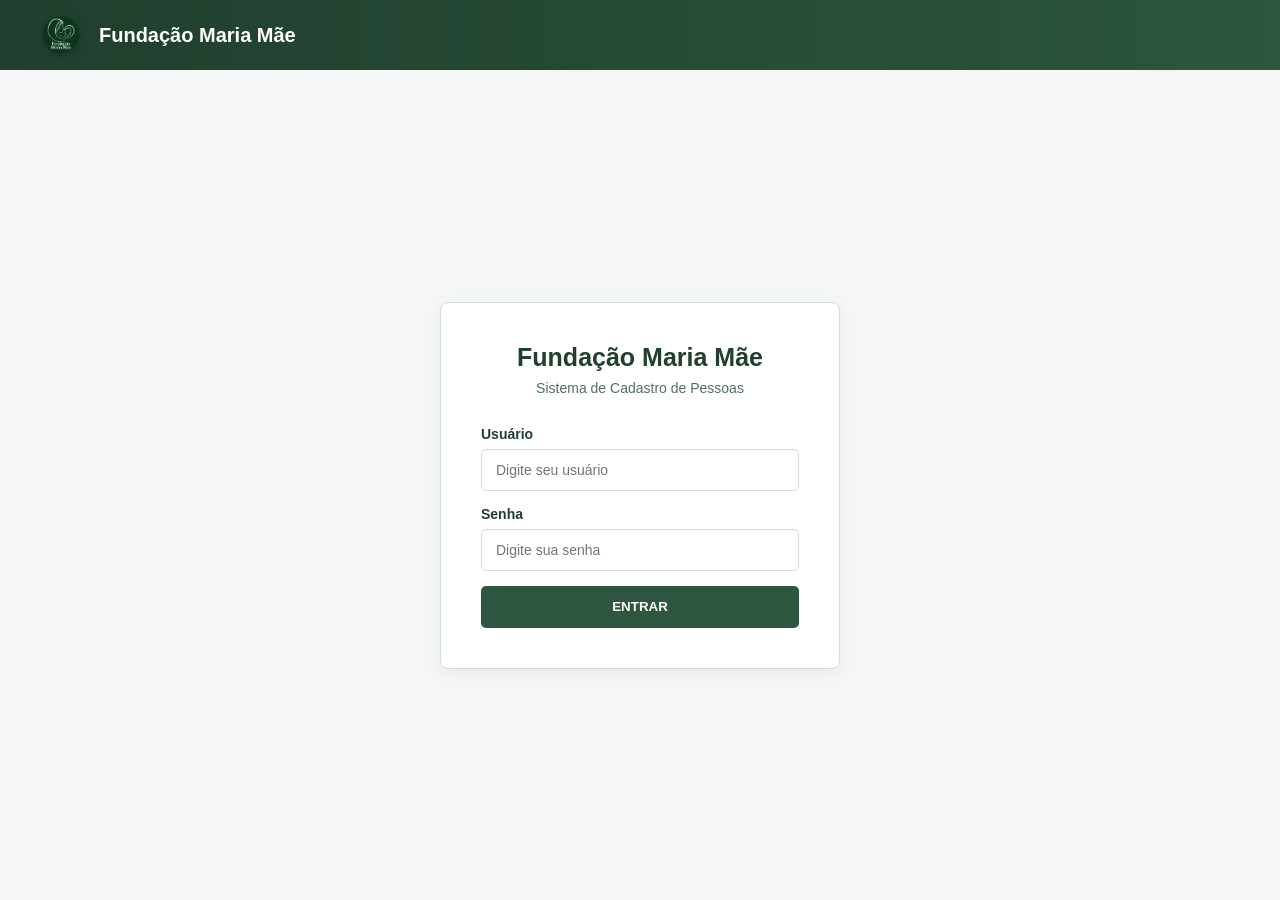
<file: integracap-hikcentral/FrontEnd/index.html>
<!DOCTYPE html>
<html lang="pt-BR">
<head>
    <meta charset="UTF-8">
    <meta name="viewport" content="width=device-width, initial-scale=1.0">
    <title>Login - Fundação Maria Mãe</title>
    <link rel="stylesheet" href="style.css">
</head>
<body>

    <header class="topo">
        <div class="logo-area">
            <img src="logo.jpeg" alt="Logo Fundação Maria Mãe" class="logo-img">
            <span>Fundação Maria Mãe</span>
        </div>
    </header>

    <main class="login-container">
        <div class="login-card">
            <h1>Fundação Maria Mãe</h1>
            <p class="subtitulo">Sistema de Cadastro de Pessoas</p>

            <form id="loginForm">
                <div class="campo">
                    <label for="usuario">Usuário</label>
                    <input type="text" id="usuario" placeholder="Digite seu usuário">
                </div>

                <div class="campo">
                    <label for="senha">Senha</label>
                    <input type="password" id="senha" placeholder="Digite sua senha">
                </div>

                <button type="submit" class="botao-principal">ENTRAR</button>
            </form>
        </div>
    </main>

    <script src="script.js"></script>
</body>
</html>
</file>
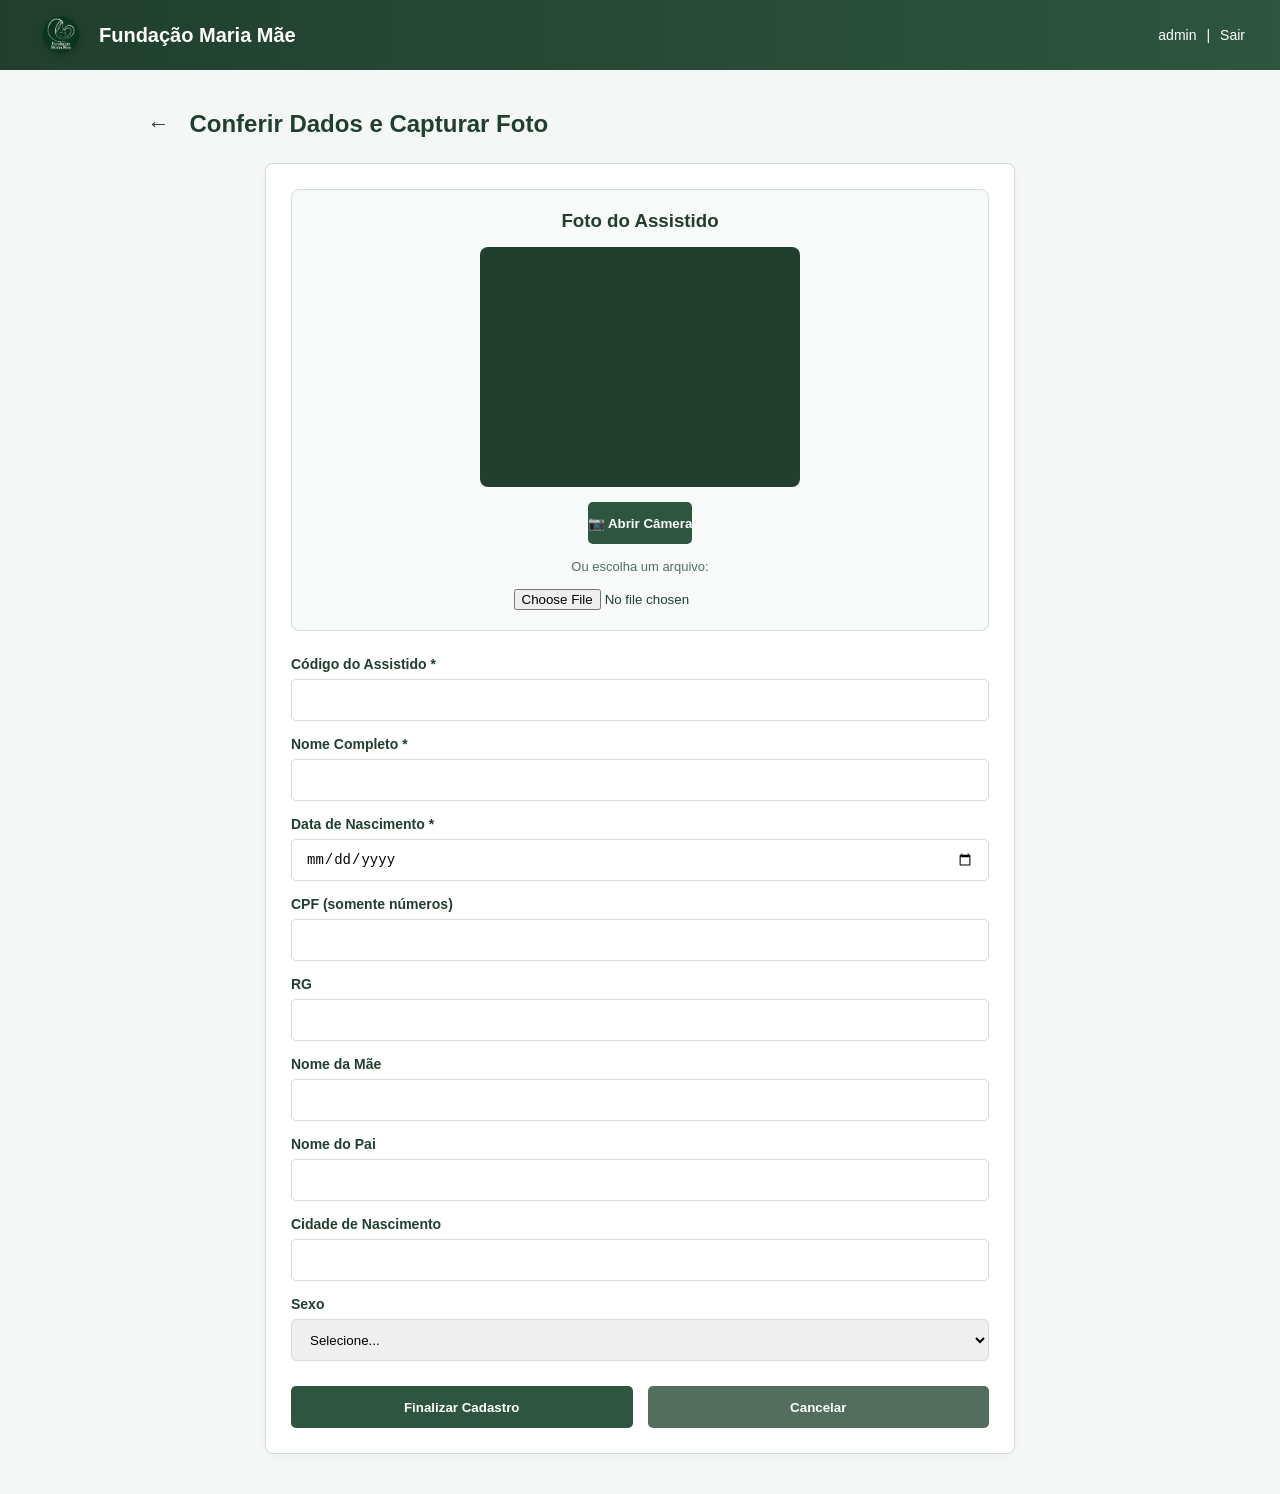
<file: integracap-hikcentral/FrontEnd/confirmar-dados.html>
<!DOCTYPE html>
<html lang="pt-BR">
<head>
    <meta charset="UTF-8">
    <meta name="viewport" content="width=device-width, initial-scale=1.0">
    <title>Conferir Dados e Capturar Foto - Fundação Maria Mãe</title>
    <link rel="stylesheet" href="style.css">
    <style>
        .container-captura {
            display: flex;
            flex-direction: column;
            align-items: center;
            gap: 15px;
            margin-bottom: 25px;
            background: #f8faf9;
            padding: 20px;
            border-radius: 8px;
            border: 1px solid var(--cor-borda);
        }
        #video-webcam, #foto-canvas-preview {
            width: 100%;
            max-width: 320px;
            height: 240px;
            background-color: #203f2e;
            border-radius: 8px;
            object-fit: cover;
        }
        .botoes-camera {
            display: flex;
            gap: 10px;
            flex-wrap: wrap;
            justify-content: center;
        }
    </style>
</head>
<body>

    <header class="topo">
        <div class="logo-area">
            <img src="logo.jpeg" alt="Logo Fundação Maria Mãe" class="logo-img">
            <span>Fundação Maria Mãe</span>
        </div>
        <div class="usuario-area">
            <span>admin</span>
            <span>|</span>
            <button onclick="sair()">Sair</button>
        </div>
    </header>

    <main class="page-container">
        <div class="titulo-pagina">
            <button class="btn-voltar" onclick="window.location.href='novo-cadastro.html'" title="Voltar">←</button>
            <h1>Conferir Dados e Capturar Foto</h1>
        </div>

        <div class="card-painel" style="max-width: 750px; margin: 0 auto;">
            
            <!-- CAPTURA DA FOTO DO ASSISTIDO -->
            <div class="container-captura">
                <h3>Foto do Assistido</h3>
                <video id="video-webcam" autoplay playsinline></video>
                <canvas id="foto-canvas" style="display:none;"></canvas>
                <img id="foto-preview" style="display:none;" class="foto-previa" alt="Foto capturada">

                <div class="botoes-camera">
                    <button type="button" id="btn-iniciar-cam" class="botao-principal" onclick="iniciarCamera()" style="width: auto;">📷 Abrir Câmera</button>
                    <button type="button" id="btn-tirar-foto" class="botao-principal" onclick="capturarFoto()" style="width: auto; display:none;">📸 Tirar Foto</button>
                    <button type="button" id="btn-recapturar" class="botao-principal botao-secundario" onclick="recapturarFoto()" style="width: auto; display:none;">🔄 Nova Foto</button>
                </div>
                
                <div style="font-size: 13px; color: var(--cor-texto-suave);">Ou escolha um arquivo:</div>
                <input type="file" id="arquivo-foto" accept="image/*" onchange="carregarFotoArquivo(event)">
            </div>

            <!-- FORMULÁRIO DE CONFERÊNCIA -->
            <form id="formConfirmarCadastro">
                <div class="campo">
                    <label for="conf-codigo">Código do Assistido *</label>
                    <input type="text" id="conf-codigo" required>
                </div>

                <div class="campo">
                    <label for="conf-nome">Nome Completo *</label>
                    <input type="text" id="conf-nome" required>
                </div>

                <div class="campo">
                    <label for="conf-nascimento">Data de Nascimento *</label>
                    <input type="date" id="conf-nascimento" required>
                </div>

                <div class="campo">
                    <label for="conf-cpf">CPF (somente números)</label>
                    <input type="text" id="conf-cpf" maxlength="11">
                </div>

                <div class="campo">
                    <label for="conf-rg">RG</label>
                    <input type="text" id="conf-rg">
                </div>

                <div class="campo">
                    <label for="conf-mae">Nome da Mãe</label>
                    <input type="text" id="conf-mae">
                </div>

                <div class="campo">
                    <label for="conf-pai">Nome do Pai</label>
                    <input type="text" id="conf-pai">
                </div>

                <div class="campo">
                    <label for="conf-cidade">Cidade de Nascimento</label>
                    <input type="text" id="conf-cidade">
                </div>

                <div class="campo">
                    <label for="conf-sexo">Sexo</label>
                    <select id="conf-sexo" style="width: 100%; height: 42px; padding: 0 14px; border: 1px solid var(--cor-borda); border-radius: 5px;">
                        <option value="">Selecione...</option>
                        <option value="MASCULINO">Masculino</option>
                        <option value="FEMININO">Feminino</option>
                    </select>
                </div>

                <div style="display: flex; gap: 15px; margin-top: 25px;">
                    <button type="submit" class="botao-principal">Finalizar Cadastro</button>
                    <button type="button" class="botao-principal" onclick="window.location.href='novo-cadastro.html'" style="background-color: var(--cor-texto-suave);">Cancelar</button>
                </div>
            </form>
        </div>
    </main>

    <script src="script.js"></script>
    <script>
        let streamCamera = null;
        let fotoCapturadaBase64 = null;

        document.addEventListener("DOMContentLoaded", () => {
            const dadosSalvos = sessionStorage.getItem("dadosAssistidoTemp");
            if (dadosSalvos) {
                const dados = JSON.parse(dadosSalvos);
                document.getElementById("conf-codigo").value = dados.codigoAssistido || "";
                document.getElementById("conf-nome").value = dados.nome || "";
                document.getElementById("conf-nascimento").value = dados.dataNascimento || "";
                document.getElementById("conf-cpf").value = dados.cpf || "";
                document.getElementById("conf-rg").value = dados.rg || "";
                document.getElementById("conf-mae").value = dados.nomeMae || "";
                document.getElementById("conf-pai").value = dados.nomePai || "";
                document.getElementById("conf-cidade").value = dados.cidadeNascimento || "";
                document.getElementById("conf-sexo").value = dados.sexo || "";
            }
        });

        async function iniciarCamera() {
            try {
                streamCamera = await navigator.mediaDevices.getUserMedia({ video: true });
                const video = document.getElementById("video-webcam");
                video.srcObject = streamCamera;
                video.style.display = "block";
                document.getElementById("foto-preview").style.display = "none";
                document.getElementById("btn-iniciar-cam").style.display = "none";
                document.getElementById("btn-tirar-foto").style.display = "inline-flex";
            } catch (err) {
                alert("Não foi possível acessar a câmera do dispositivo.");
            }
        }

        function capturarFoto() {
            const video = document.getElementById("video-webcam");
            const canvas = document.getElementById("foto-canvas");
            const preview = document.getElementById("foto-preview");

            canvas.width = video.videoWidth || 320;
            canvas.height = video.videoHeight || 240;
            const ctx = canvas.getContext("2d");
            ctx.drawImage(video, 0, 0, canvas.width, canvas.height);

            fotoCapturadaBase64 = canvas.toDataURL("image/jpeg");
            preview.src = fotoCapturadaBase64;
            preview.style.display = "block";
            video.style.display = "none";

            if (streamCamera) {
                streamCamera.getTracks().forEach(track => track.stop());
            }

            document.getElementById("btn-tirar-foto").style.display = "none";
            document.getElementById("btn-recapturar").style.display = "inline-flex";
        }

        function recapturarFoto() {
            fotoCapturadaBase64 = null;
            document.getElementById("btn-recapturar").style.display = "none";
            iniciarCamera();
        }

        function carregarFotoArquivo(event) {
            const file = event.target.files[0];
            if (file) {
                const reader = new FileReader();
                reader.onload = function(e) {
                    fotoCapturadaBase64 = e.target.result;
                    const preview = document.getElementById("foto-preview");
                    preview.src = fotoCapturadaBase64;
                    preview.style.display = "block";
                    document.getElementById("video-webcam").style.display = "none";
                    document.getElementById("btn-iniciar-cam").style.display = "inline-flex";
                    document.getElementById("btn-tirar-foto").style.display = "none";
                    document.getElementById("btn-recapturar").style.display = "none";
                };
                reader.readAsDataURL(file);
            }
        }

        document.getElementById("formConfirmarCadastro").addEventListener("submit", async function(e) {
            e.preventDefault();

            const payload = {
                codigoAssistido: document.getElementById("conf-codigo").value.trim(),
                nome: document.getElementById("conf-nome").value.trim(),
                dataNascimento: document.getElementById("conf-nascimento").value,
                cpf: document.getElementById("conf-cpf").value.trim() || null,
                rg: document.getElementById("conf-rg").value.trim() || null,
                nomeMae: document.getElementById("conf-mae").value.trim() || null,
                nomePai: document.getElementById("conf-pai").value.trim() || null,
                cidadeNascimento: document.getElementById("conf-cidade").value.trim() || null,
                sexo: document.getElementById("conf-sexo").value || null,
                fotoBase64: fotoCapturadaBase64
            };

            try {
                const resposta = await consultarApi(API_URL, {
                    method: "POST",
                    headers: { "Content-Type": "application/json" },
                    body: JSON.stringify(payload)
                });
                const resultado = await resposta.json();
                sessionStorage.removeItem("dadosAssistidoTemp");
                const situacao = resultado.hikCentralSyncMessage
                    ? `\n\nHikCentral (${resultado.hikCentralSyncStatus}): ${resultado.hikCentralSyncMessage}`
                    : "";
                alert(`Assistido cadastrado localmente.${situacao}`);
                window.location.href = "pessoas.html";
            } catch (error) {
                alert(`Erro ao salvar cadastro: ${error.message}`);
            }
        });
    </script>
</body>
</html>
</file>
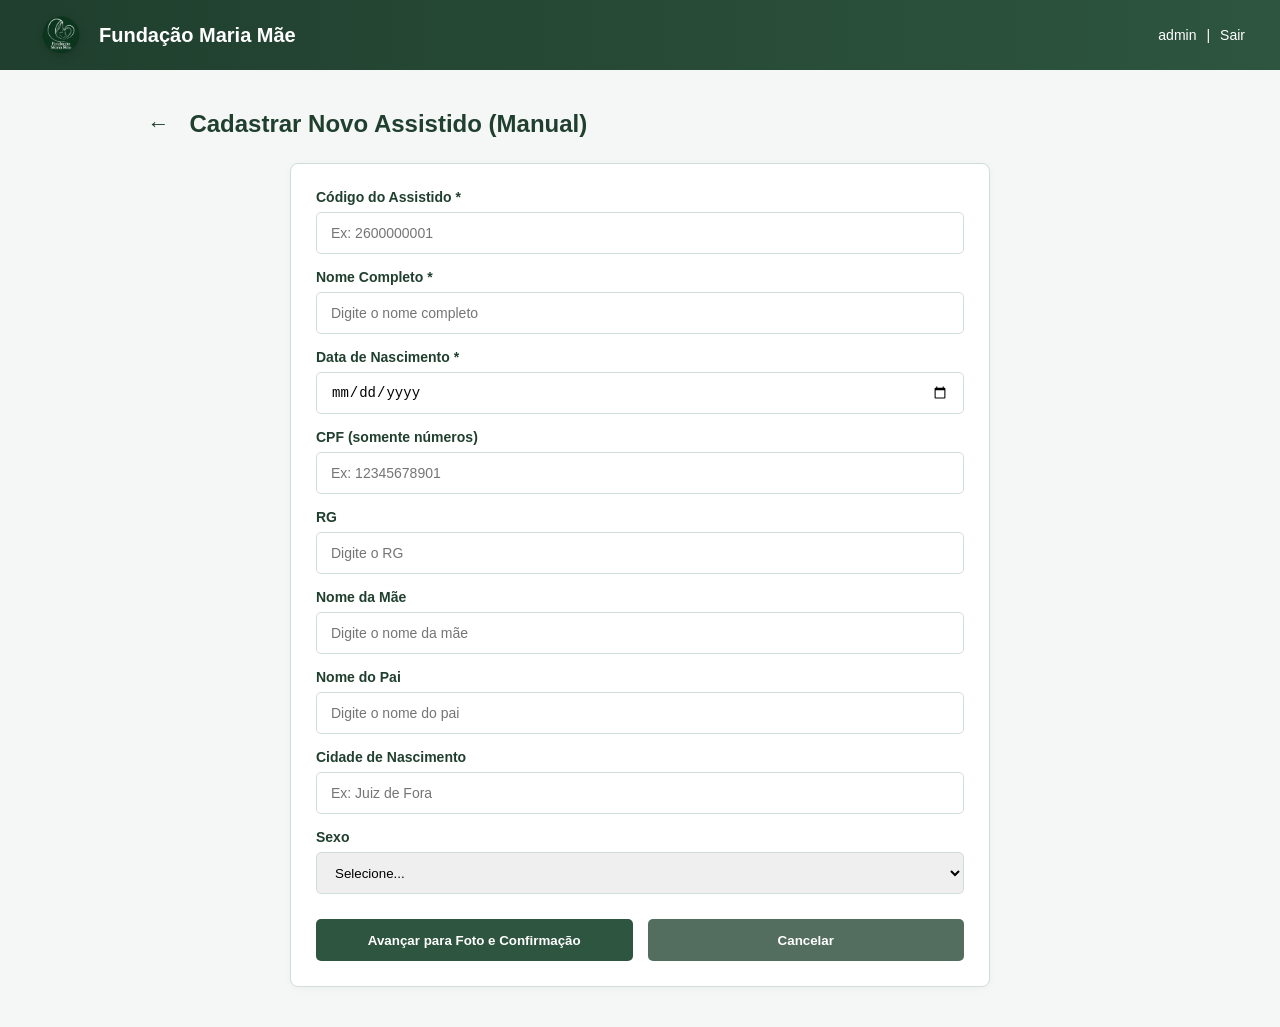
<file: integracap-hikcentral/FrontEnd/formulario-assistido.html>
<!DOCTYPE html>
<html lang="pt-BR">
<head>
    <meta charset="UTF-8">
    <meta name="viewport" content="width=device-width, initial-scale=1.0">
    <title>Cadastro de Assistido - Fundação Maria Mãe</title>
    <link rel="stylesheet" href="style.css">
</head>
<body>

    <header class="topo">
        <div class="logo-area">
            <img src="logo.jpeg" alt="Logo Fundação Maria Mãe" class="logo-img">
            <span>Fundação Maria Mãe</span>
        </div>
        <div class="usuario-area">
            <span>admin</span>
            <span>|</span>
            <button onclick="sair()">Sair</button>
        </div>
    </header>

    <main class="page-container">
        <div class="titulo-pagina">
            <button class="btn-voltar" onclick="window.location.href='novo-cadastro.html'" title="Voltar">←</button>
            <h1>Cadastrar Novo Assistido (Manual)</h1>
        </div>

        <div class="card-painel" style="max-width: 700px; margin: 0 auto;">
            <form id="formNovoAssistido">
                <div class="campo">
                    <label for="cad-codigo">Código do Assistido *</label>
                    <input type="text" id="cad-codigo" placeholder="Ex: 2600000001" required>
                </div>

                <div class="campo">
                    <label for="cad-nome">Nome Completo *</label>
                    <input type="text" id="cad-nome" placeholder="Digite o nome completo" required>
                </div>

                <div class="campo">
                    <label for="cad-nascimento">Data de Nascimento *</label>
                    <input type="date" id="cad-nascimento" required>
                </div>

                <div class="campo">
                    <label for="cad-cpf">CPF (somente números)</label>
                    <input type="text" id="cad-cpf" placeholder="Ex: 12345678901" maxlength="11">
                </div>

                <div class="campo">
                    <label for="cad-rg">RG</label>
                    <input type="text" id="cad-rg" placeholder="Digite o RG">
                </div>

                <div class="campo">
                    <label for="cad-mae">Nome da Mãe</label>
                    <input type="text" id="cad-mae" placeholder="Digite o nome da mãe">
                </div>

                <div class="campo">
                    <label for="cad-pai">Nome do Pai</label>
                    <input type="text" id="cad-pai" placeholder="Digite o nome do pai">
                </div>

                <div class="campo">
                    <label for="cad-cidade">Cidade de Nascimento</label>
                    <input type="text" id="cad-cidade" placeholder="Ex: Juiz de Fora">
                </div>

                <div class="campo">
                    <label for="cad-sexo">Sexo</label>
                    <select id="cad-sexo" style="width: 100%; height: 42px; padding: 0 14px; border: 1px solid var(--cor-borda); border-radius: 5px;">
                        <option value="">Selecione...</option>
                        <option value="MASCULINO">Masculino</option>
                        <option value="FEMININO">Feminino</option>
                    </select>
                </div>

                <div style="display: flex; gap: 15px; margin-top: 25px;">
                    <button type="submit" class="botao-principal">Avançar para Foto e Confirmação</button>
                    <button type="button" class="botao-principal" onclick="window.location.href='novo-cadastro.html'" style="background-color: var(--cor-texto-suave);">Cancelar</button>
                </div>
            </form>
        </div>
    </main>

    <script src="script.js"></script>
    <script>
        document.getElementById("formNovoAssistido").addEventListener("submit", function(e) {
            e.preventDefault();
            const dados = {
                codigoAssistido: document.getElementById("cad-codigo").value.trim(),
                nome: document.getElementById("cad-nome").value.trim(),
                dataNascimento: document.getElementById("cad-nascimento").value,
                cpf: document.getElementById("cad-cpf").value.trim() || null,
                rg: document.getElementById("cad-rg").value.trim() || null,
                nomeMae: document.getElementById("cad-mae").value.trim() || null,
                nomePai: document.getElementById("cad-pai").value.trim() || null,
                cidadeNascimento: document.getElementById("cad-cidade").value.trim() || null,
                sexo: document.getElementById("cad-sexo").value || null
            };
            sessionStorage.setItem("dadosAssistidoTemp", JSON.stringify(dados));
            window.location.href = "confirmar-dados.html";
        });
    </script>
</body>
</html>
</file>
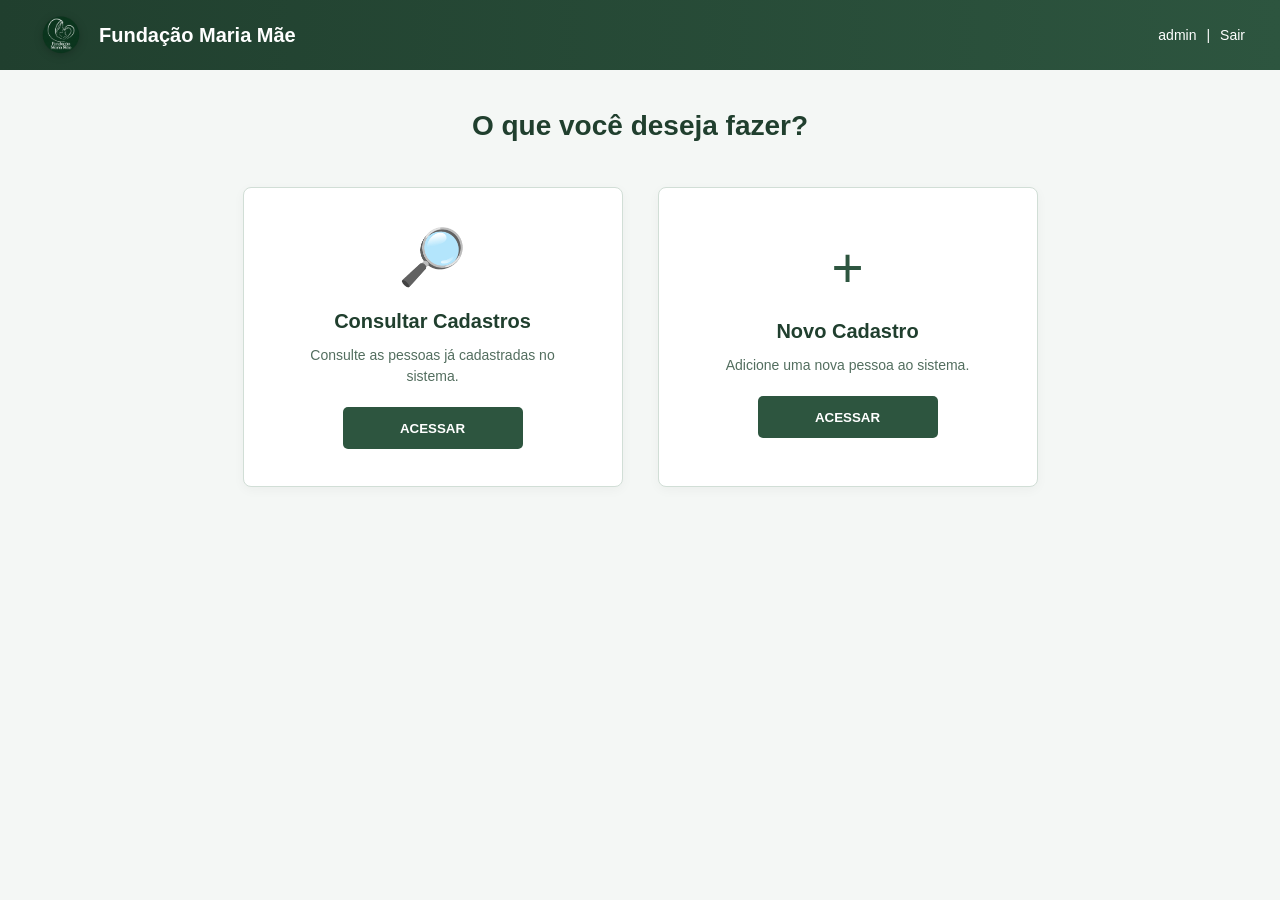
<file: integracap-hikcentral/FrontEnd/menu.html>
<!DOCTYPE html>
<html lang="pt-BR">
<head>
    <meta charset="UTF-8">
    <meta name="viewport" content="width=device-width, initial-scale=1.0">
    <title>Menu Principal - Fundação Maria Mãe</title>
    <link rel="stylesheet" href="style.css">
</head>
<body>

    <header class="topo">
        <div class="logo-area">
            <img src="logo.jpeg" alt="Logo Fundação Maria Mãe" class="logo-img">
            <span>Fundação Maria Mãe</span>
        </div>
        <div class="usuario-area">
            <span>admin</span>
            <span>|</span>
            <button onclick="sair()">Sair</button>
        </div>
    </header>

    <main class="menu-container">
        <h1>O que você deseja fazer?</h1>

        <div class="opcoes-menu">
            <div class="opcao-card">
                <div class="icone-opcao">🔎</div>
                <h2>Consultar Cadastros</h2>
                <p>Consulte as pessoas já cadastradas no sistema.</p>
                <button class="botao-principal" onclick="consultarCadastros()">ACESSAR</button>
            </div>

            <div class="opcao-card">
                <div class="icone-opcao">+</div>
                <h2>Novo Cadastro</h2>
                <p>Adicione uma nova pessoa ao sistema.</p>
                <button class="botao-principal" onclick="novoCadastro()">ACESSAR</button>
            </div>
        </div>
    </main>

    <script src="script.js"></script>
</body>
</html>
</file>
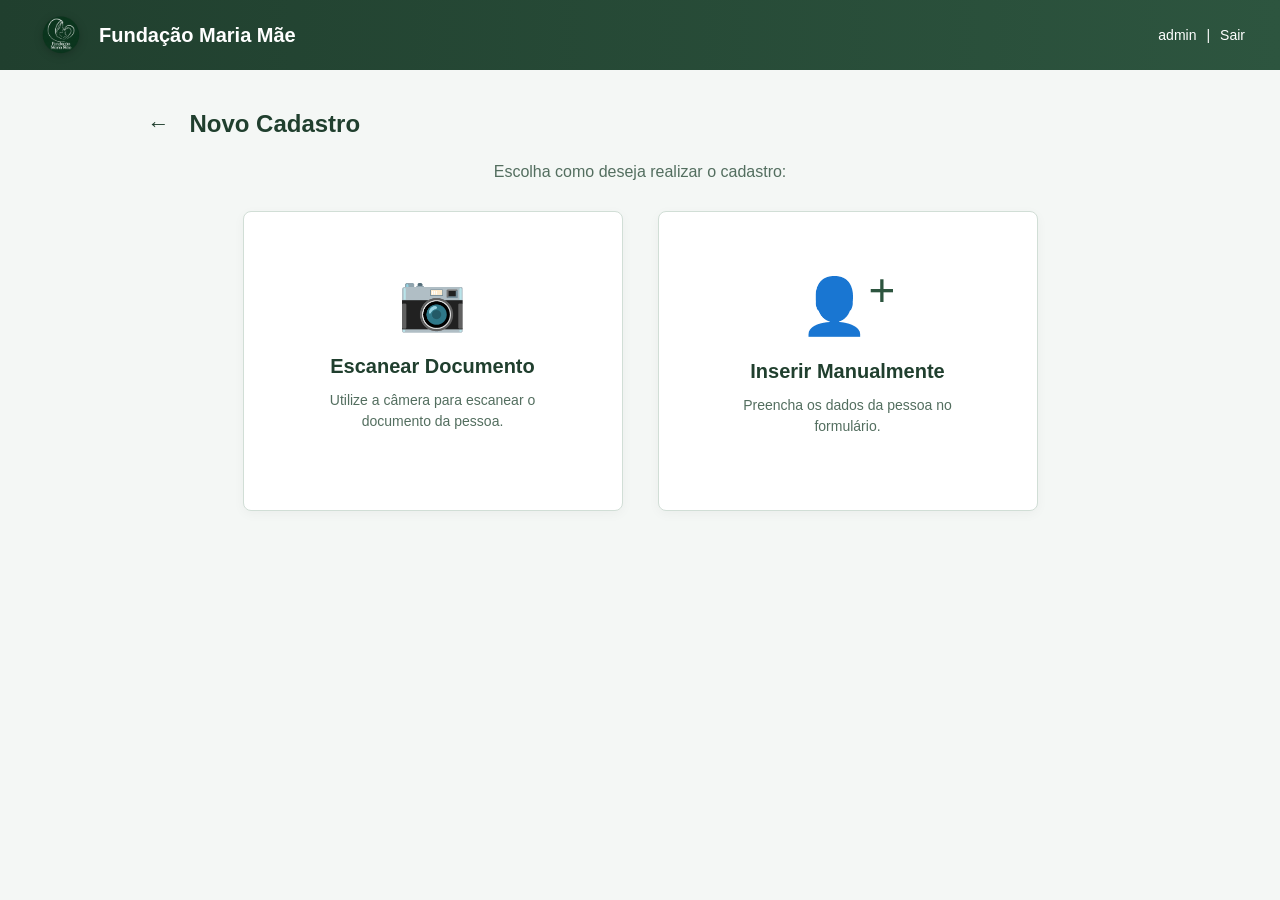
<file: integracap-hikcentral/FrontEnd/novo-cadastro.html>
<!DOCTYPE html>
<html lang="pt-BR">
<head>
    <meta charset="UTF-8">
    <meta name="viewport" content="width=device-width, initial-scale=1.0">
    <title>Novo Cadastro - Fundação Maria Mãe</title>
    <link rel="stylesheet" href="style.css">
</head>
<body>

    <header class="topo">
        <div class="logo-area">
            <img src="logo.jpeg" alt="Logo Fundação Maria Mãe" class="logo-img">
            <span>Fundação Maria Mãe</span>
        </div>
        <div class="usuario-area">
            <span>admin</span>
            <span>|</span>
            <button onclick="sair()">Sair</button>
        </div>
    </header>

    <main class="page-container">
        <div class="titulo-pagina">
            <button class="btn-voltar" onclick="voltarMenu()" title="Voltar ao Menu">←</button>
            <h1>Novo Cadastro</h1>
        </div>

        <p class="subtitulo-centralizado">Escolha como deseja realizar o cadastro:</p>

        <div class="opcoes-menu mt-30">
            <div class="opcao-card card-clicavel" onclick="escanearDocumento()">
                <div class="icone-opcao">📷</div>
                <h2>Escanear Documento</h2>
                <p>Utilize a câmera para escanear o documento da pessoa.</p>
            </div>

            <div class="opcao-card card-clicavel" onclick="inserirManualmente()">
                <div class="icone-opcao">👤<sup>+</sup></div>
                <h2>Inserir Manualmente</h2>
                <p>Preencha os dados da pessoa no formulário.</p>
            </div>
        </div>
    </main>

    <script src="script.js"></script>
</body>
</html>
</file>
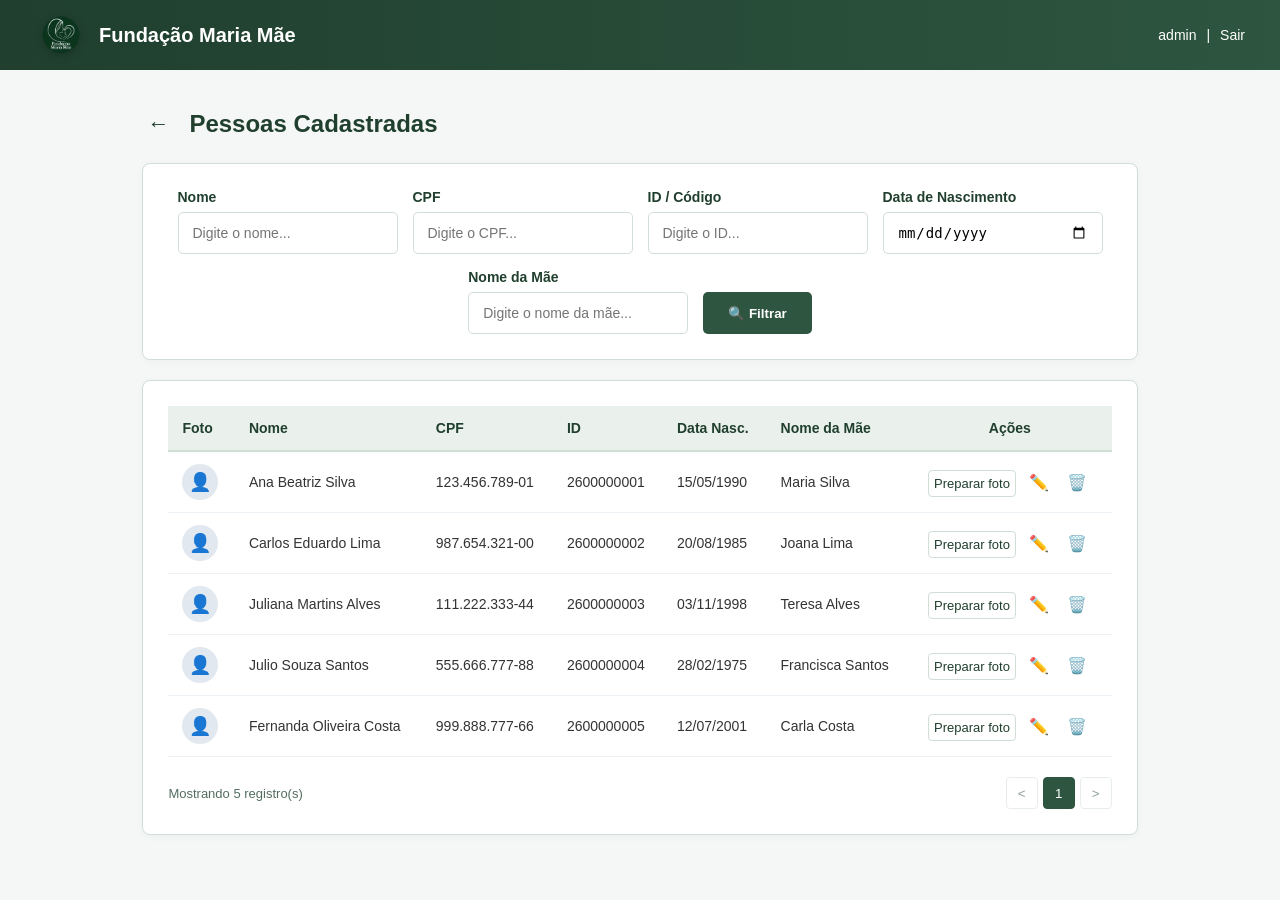
<file: integracap-hikcentral/FrontEnd/pessoas.html>
<!DOCTYPE html>
<html lang="pt-BR">
<head>
    <meta charset="UTF-8">
    <meta name="viewport" content="width=device-width, initial-scale=1.0">
    <title>Pessoas Cadastradas - Fundação Maria Mãe</title>
    <link rel="stylesheet" href="style.css">
</head>
<body>

    <header class="topo">
        <div class="logo-area">
            <img src="logo.jpeg" alt="Logo Fundação Maria Mãe" class="logo-img">
            <span>Fundação Maria Mãe</span>
        </div>
        <div class="usuario-area">
            <span>admin</span>
            <span>|</span>
            <button onclick="sair()">Sair</button>
        </div>
    </header>

    <main class="page-container">
        <div class="titulo-pagina">
            <button class="btn-voltar" onclick="voltarMenu()" title="Voltar ao Menu">←</button>
            <h1>Pessoas Cadastradas</h1>
        </div>

        <!-- PAINEL DE FILTROS CENTRALIZADOS -->
        <div class="card-painel">
            <form class="filtro-grid" onsubmit="event.preventDefault();">
                <div class="campo">
                    <label for="filtro-nome">Nome</label>
                    <input type="text" id="filtro-nome" placeholder="Digite o nome...">
                </div>
                <div class="campo">
                    <label for="filtro-cpf">CPF</label>
                    <input type="text" id="filtro-cpf" placeholder="Digite o CPF...">
                </div>
                <div class="campo">
                    <label for="filtro-id">ID / Código</label>
                    <input type="text" id="filtro-id" placeholder="Digite o ID...">
                </div>
                <div class="campo">
                    <label for="filtro-nascimento">Data de Nascimento</label>
                    <input type="date" id="filtro-nascimento">
                </div>
                <div class="campo">
                    <label for="filtro-mae">Nome da Mãe</label>
                    <input type="text" id="filtro-mae" placeholder="Digite o nome da mãe...">
                </div>
                <div class="campo-btn-filtro">
                    <button type="submit" class="botao-principal">🔍 Filtrar</button>
                </div>
            </form>
        </div>

        <!-- TABELA DE RESULTADOS COM TODOS OS CAMPOS -->
        <div class="card-painel mt-20">
            <div class="table-responsive">
                <table class="tabela-dados">
                    <thead>
                        <tr>
                            <th>Foto</th>
                            <th>Nome</th>
                            <th>CPF</th>
                            <th>ID</th>
                            <th>Data Nasc.</th>
                            <th>Nome da Mãe</th>
                            <th class="text-center">Ações</th>
                        </tr>
                    </thead>
                    <tbody>
                        <!-- Linhas preenchidas dinamicamente pelo script.js -->
                    </tbody>
                </table>
            </div>

            <div class="paginacao-container">
                <span>Carregando registros...</span>
                <div class="paginacao-botoes">
                    <button class="btn-pag" disabled>&lt;</button>
                    <button class="btn-pag active">1</button>
                    <button class="btn-pag" disabled>&gt;</button>
                </div>
            </div>
        </div>
    </main>

    <!-- MODAL DE EDIÇÃO COMPLETO -->
    <div id="modalEditar" class="modal-overlay" style="display: none;">
        <div class="login-card modal-content" style="max-width: 600px; max-height: 90vh; overflow-y: auto;">
            <h2>Editar Assistido</h2>
            <p class="subtitulo">Atualize as informações do cadastro</p>
            
            <form id="formEditarAssistido">
                <input type="hidden" id="edit-id">
                
                <div class="campo">
                    <label for="edit-codigo">Código do Assistido *</label>
                    <input type="text" id="edit-codigo" required>
                </div>

                <div class="campo">
                    <label for="edit-nome">Nome Completo *</label>
                    <input type="text" id="edit-nome" required>
                </div>

                <div class="campo">
                    <label for="edit-nascimento">Data de Nascimento *</label>
                    <input type="date" id="edit-nascimento" required>
                </div>

                <div class="campo">
                    <label for="edit-cpf">CPF</label>
                    <input type="text" id="edit-cpf" placeholder="000.000.000-00">
                </div>

                <div class="campo">
                    <label for="edit-rg">RG</label>
                    <input type="text" id="edit-rg" placeholder="Digite o RG">
                </div>

                <div class="campo">
                    <label for="edit-mae">Nome da Mãe</label>
                    <input type="text" id="edit-mae" placeholder="Digite o nome da mãe">
                </div>

                <div class="campo">
                    <label for="edit-pai">Nome do Pai</label>
                    <input type="text" id="edit-pai" placeholder="Digite o nome do pai">
                </div>

                <div class="campo">
                    <label for="edit-cidade">Cidade de Nascimento</label>
                    <input type="text" id="edit-cidade" placeholder="Ex: Juiz de Fora">
                </div>

                <div class="campo">
                    <label for="edit-sexo">Sexo</label>
                    <select id="edit-sexo" style="width: 100%; height: 42px; padding: 0 14px; border: 1px solid var(--cor-borda); border-radius: 5px;">
                        <option value="">Selecione...</option>
                        <option value="MASCULINO">Masculino</option>
                        <option value="FEMININO">Feminino</option>
                    </select>
                </div>

                <div style="display: flex; gap: 10px; margin-top: 20px;">
                    <button type="submit" class="botao-principal">Salvar Alterações</button>
                    <button type="button" class="botao-principal" onclick="fecharModalEditar()" style="background-color: var(--cor-texto-suave);">Cancelar</button>
                </div>
            </form>
        </div>
    </div>

    <!-- MODAL DE PREPARAÇÃO DE FOTO -->
    <div id="modalPrepararFoto" class="modal-overlay" style="display: none;" role="dialog" aria-modal="true" aria-labelledby="tituloPrepararFoto">
        <div class="login-card modal-content modal-preparacao">
            <h2 id="tituloPrepararFoto">Preparar foto</h2>
            <p id="preparacao-assistido" class="subtitulo">Carregando cadastro...</p>
            <p class="aviso-preparacao">A foto será validada e preparada. Esta etapa ainda não envia ao leitor facial.</p>
            <form id="formPrepararFoto">
                <div class="campo">
                    <label for="preparacao-finalidade">Finalidade</label>
                    <select id="preparacao-finalidade" required>
                        <option value="CADASTRO">Preparar cadastro</option>
                        <option value="ATUALIZACAO_FOTO">Preparar nova foto</option>
                    </select>
                </div>
                <div class="campo">
                    <label for="preparacao-organizacao">Organização de destino</label>
                    <input id="preparacao-organizacao" type="text" maxlength="128" required placeholder="Código da organização">
                </div>
                <div class="campo">
                    <label for="preparacao-arquivo">Foto JPEG ou PNG</label>
                    <input id="preparacao-arquivo" type="file" accept="image/jpeg,image/png" required aria-describedby="limite-foto">
                    <small id="limite-foto">Use uma foto com até 1 MB.</small>
                </div>
                <img id="preparacao-previa" class="foto-previa" alt="Prévia da foto selecionada" hidden>
                <div class="acoes-preparacao">
                    <button id="preparacao-enviar" type="submit" class="botao-principal">Preparar foto</button>
                    <button id="preparacao-fechar" type="button" class="botao-principal botao-secundario" onclick="fecharPreparacaoFoto()">Fechar</button>
                </div>
            </form>
            <p id="preparacao-resultado" class="resultado-preparacao" role="status" aria-live="polite"></p>
            <section class="historico-preparacao" aria-labelledby="tituloHistoricoPreparacao">
                <div class="cabecalho-historico">
                    <h3 id="tituloHistoricoPreparacao">Últimas 5 tentativas</h3>
                    <button id="preparacao-atualizar" type="button" class="btn-acao" onclick="atualizarHistoricoPreparacao()">Atualizar</button>
                </div>
                <ul id="preparacao-historico" aria-live="polite"></ul>
            </section>
        </div>
    </div>

    <script src="script.js"></script>
    <script src="preparacao.js"></script>
</body>
</html>
</file>
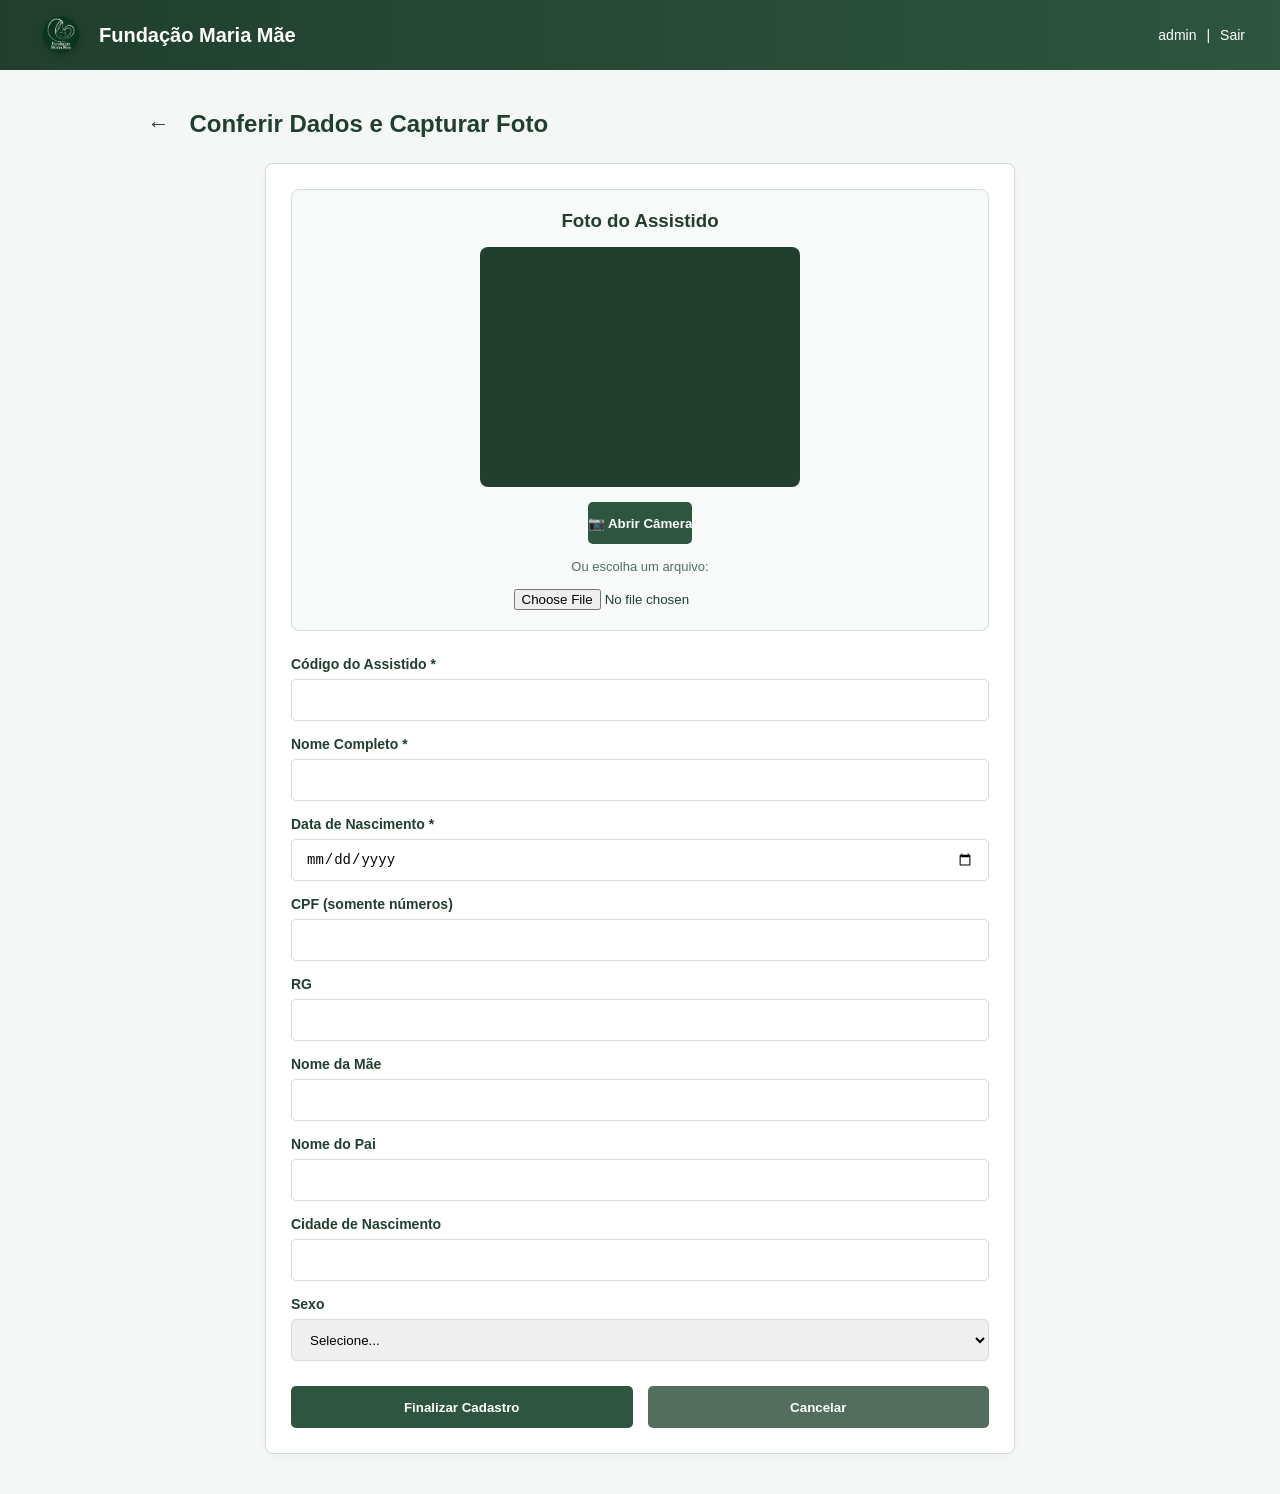
<file: Documentos/FundacaoMariaMae-main/integracap-hikcentral/FrontEnd/confirmar-dados.html>
<!DOCTYPE html>
<html lang="pt-BR">
<head>
    <meta charset="UTF-8">
    <meta name="viewport" content="width=device-width, initial-scale=1.0">
    <title>Conferir Dados e Capturar Foto - Fundação Maria Mãe</title>
    <link rel="stylesheet" href="style.css">
    <style>
        .container-captura {
            display: flex;
            flex-direction: column;
            align-items: center;
            gap: 15px;
            margin-bottom: 25px;
            background: #f8faf9;
            padding: 20px;
            border-radius: 8px;
            border: 1px solid var(--cor-borda);
        }
        #video-webcam, #foto-canvas-preview {
            width: 100%;
            max-width: 320px;
            height: 240px;
            background-color: #203f2e;
            border-radius: 8px;
            object-fit: cover;
        }
        .botoes-camera {
            display: flex;
            gap: 10px;
            flex-wrap: wrap;
            justify-content: center;
        }
    </style>
</head>
<body>

    <header class="topo">
        <div class="logo-area">
            <img src="logo.jpeg" alt="Logo Fundação Maria Mãe" class="logo-img">
            <span>Fundação Maria Mãe</span>
        </div>
        <div class="usuario-area">
            <span>admin</span>
            <span>|</span>
            <button onclick="sair()">Sair</button>
        </div>
    </header>

    <main class="page-container">
        <div class="titulo-pagina">
            <button class="btn-voltar" onclick="window.location.href='novo-cadastro.html'" title="Voltar">←</button>
            <h1>Conferir Dados e Capturar Foto</h1>
        </div>

        <div class="card-painel" style="max-width: 750px; margin: 0 auto;">
            
            <!-- CAPTURA DA FOTO DO ASSISTIDO -->
            <div class="container-captura">
                <h3>Foto do Assistido</h3>
                <video id="video-webcam" autoplay playsinline></video>
                <canvas id="foto-canvas" style="display:none;"></canvas>
                <img id="foto-preview" style="display:none;" class="foto-previa" alt="Foto capturada">

                <div class="botoes-camera">
                    <button type="button" id="btn-iniciar-cam" class="botao-principal" onclick="iniciarCamera()" style="width: auto;">📷 Abrir Câmera</button>
                    <button type="button" id="btn-tirar-foto" class="botao-principal" onclick="capturarFoto()" style="width: auto; display:none;">📸 Tirar Foto</button>
                    <button type="button" id="btn-recapturar" class="botao-principal botao-secundario" onclick="recapturarFoto()" style="width: auto; display:none;">🔄 Nova Foto</button>
                </div>
                
                <div style="font-size: 13px; color: var(--cor-texto-suave);">Ou escolha um arquivo:</div>
                <input type="file" id="arquivo-foto" accept="image/*" onchange="carregarFotoArquivo(event)">
            </div>

            <!-- FORMULÁRIO DE CONFERÊNCIA -->
            <form id="formConfirmarCadastro">
                <div class="campo">
                    <label for="conf-codigo">Código do Assistido *</label>
                    <input type="text" id="conf-codigo" required>
                </div>

                <div class="campo">
                    <label for="conf-nome">Nome Completo *</label>
                    <input type="text" id="conf-nome" required>
                </div>

                <div class="campo">
                    <label for="conf-nascimento">Data de Nascimento *</label>
                    <input type="date" id="conf-nascimento" required>
                </div>

                <div class="campo">
                    <label for="conf-cpf">CPF (somente números)</label>
                    <input type="text" id="conf-cpf" maxlength="11">
                </div>

                <div class="campo">
                    <label for="conf-rg">RG</label>
                    <input type="text" id="conf-rg">
                </div>

                <div class="campo">
                    <label for="conf-mae">Nome da Mãe</label>
                    <input type="text" id="conf-mae">
                </div>

                <div class="campo">
                    <label for="conf-pai">Nome do Pai</label>
                    <input type="text" id="conf-pai">
                </div>

                <div class="campo">
                    <label for="conf-cidade">Cidade de Nascimento</label>
                    <input type="text" id="conf-cidade">
                </div>

                <div class="campo">
                    <label for="conf-sexo">Sexo</label>
                    <select id="conf-sexo" style="width: 100%; height: 42px; padding: 0 14px; border: 1px solid var(--cor-borda); border-radius: 5px;">
                        <option value="">Selecione...</option>
                        <option value="MASCULINO">Masculino</option>
                        <option value="FEMININO">Feminino</option>
                    </select>
                </div>

                <div style="display: flex; gap: 15px; margin-top: 25px;">
                    <button type="submit" class="botao-principal">Finalizar Cadastro</button>
                    <button type="button" class="botao-principal" onclick="window.location.href='novo-cadastro.html'" style="background-color: var(--cor-texto-suave);">Cancelar</button>
                </div>
            </form>
        </div>
    </main>

    <script src="script.js"></script>
    <script>
        let streamCamera = null;
        let fotoCapturadaBase64 = null;

        document.addEventListener("DOMContentLoaded", () => {
            const dadosSalvos = sessionStorage.getItem("dadosAssistidoTemp");
            if (dadosSalvos) {
                const dados = JSON.parse(dadosSalvos);
                document.getElementById("conf-codigo").value = dados.codigoAssistido || "";
                document.getElementById("conf-nome").value = dados.nome || "";
                document.getElementById("conf-nascimento").value = dados.dataNascimento || "";
                document.getElementById("conf-cpf").value = dados.cpf || "";
                document.getElementById("conf-rg").value = dados.rg || "";
                document.getElementById("conf-mae").value = dados.nomeMae || "";
                document.getElementById("conf-pai").value = dados.nomePai || "";
                document.getElementById("conf-cidade").value = dados.cidadeNascimento || "";
                document.getElementById("conf-sexo").value = dados.sexo || "";
            }
        });

        async function iniciarCamera() {
            try {
                streamCamera = await navigator.mediaDevices.getUserMedia({ video: true });
                const video = document.getElementById("video-webcam");
                video.srcObject = streamCamera;
                video.style.display = "block";
                document.getElementById("foto-preview").style.display = "none";
                document.getElementById("btn-iniciar-cam").style.display = "none";
                document.getElementById("btn-tirar-foto").style.display = "inline-flex";
            } catch (err) {
                alert("Não foi possível acessar a câmera do dispositivo.");
            }
        }

        function capturarFoto() {
            const video = document.getElementById("video-webcam");
            const canvas = document.getElementById("foto-canvas");
            const preview = document.getElementById("foto-preview");

            canvas.width = video.videoWidth || 320;
            canvas.height = video.videoHeight || 240;
            const ctx = canvas.getContext("2d");
            ctx.drawImage(video, 0, 0, canvas.width, canvas.height);

            fotoCapturadaBase64 = canvas.toDataURL("image/jpeg");
            preview.src = fotoCapturadaBase64;
            preview.style.display = "block";
            video.style.display = "none";

            if (streamCamera) {
                streamCamera.getTracks().forEach(track => track.stop());
            }

            document.getElementById("btn-tirar-foto").style.display = "none";
            document.getElementById("btn-recapturar").style.display = "inline-flex";
        }

        function recapturarFoto() {
            fotoCapturadaBase64 = null;
            document.getElementById("btn-recapturar").style.display = "none";
            iniciarCamera();
        }

        function carregarFotoArquivo(event) {
            const file = event.target.files[0];
            if (file) {
                const reader = new FileReader();
                reader.onload = function(e) {
                    fotoCapturadaBase64 = e.target.result;
                    const preview = document.getElementById("foto-preview");
                    preview.src = fotoCapturadaBase64;
                    preview.style.display = "block";
                    document.getElementById("video-webcam").style.display = "none";
                    document.getElementById("btn-iniciar-cam").style.display = "inline-flex";
                    document.getElementById("btn-tirar-foto").style.display = "none";
                    document.getElementById("btn-recapturar").style.display = "none";
                };
                reader.readAsDataURL(file);
            }
        }

        document.getElementById("formConfirmarCadastro").addEventListener("submit", async function(e) {
            e.preventDefault();

            const payload = {
                codigoAssistido: document.getElementById("conf-codigo").value.trim(),
                nome: document.getElementById("conf-nome").value.trim(),
                dataNascimento: document.getElementById("conf-nascimento").value,
                cpf: document.getElementById("conf-cpf").value.trim() || null,
                rg: document.getElementById("conf-rg").value.trim() || null,
                nomeMae: document.getElementById("conf-mae").value.trim() || null,
                nomePai: document.getElementById("conf-pai").value.trim() || null,
                cidadeNascimento: document.getElementById("conf-cidade").value.trim() || null,
                sexo: document.getElementById("conf-sexo").value || null,
                fotoBase64: fotoCapturadaBase64
            };

            try {
                await consultarApi(API_URL, {
                    method: "POST",
                    headers: { "Content-Type": "application/json" },
                    body: JSON.stringify(payload)
                });
                sessionStorage.removeItem("dadosAssistidoTemp");
                alert("Assistido cadastrado com sucesso!");
                window.location.href = "pessoas.html";
            } catch (error) {
                alert(`Erro ao salvar cadastro: ${error.message}`);
            }
        });
    </script>
</body>
</html>
</file>
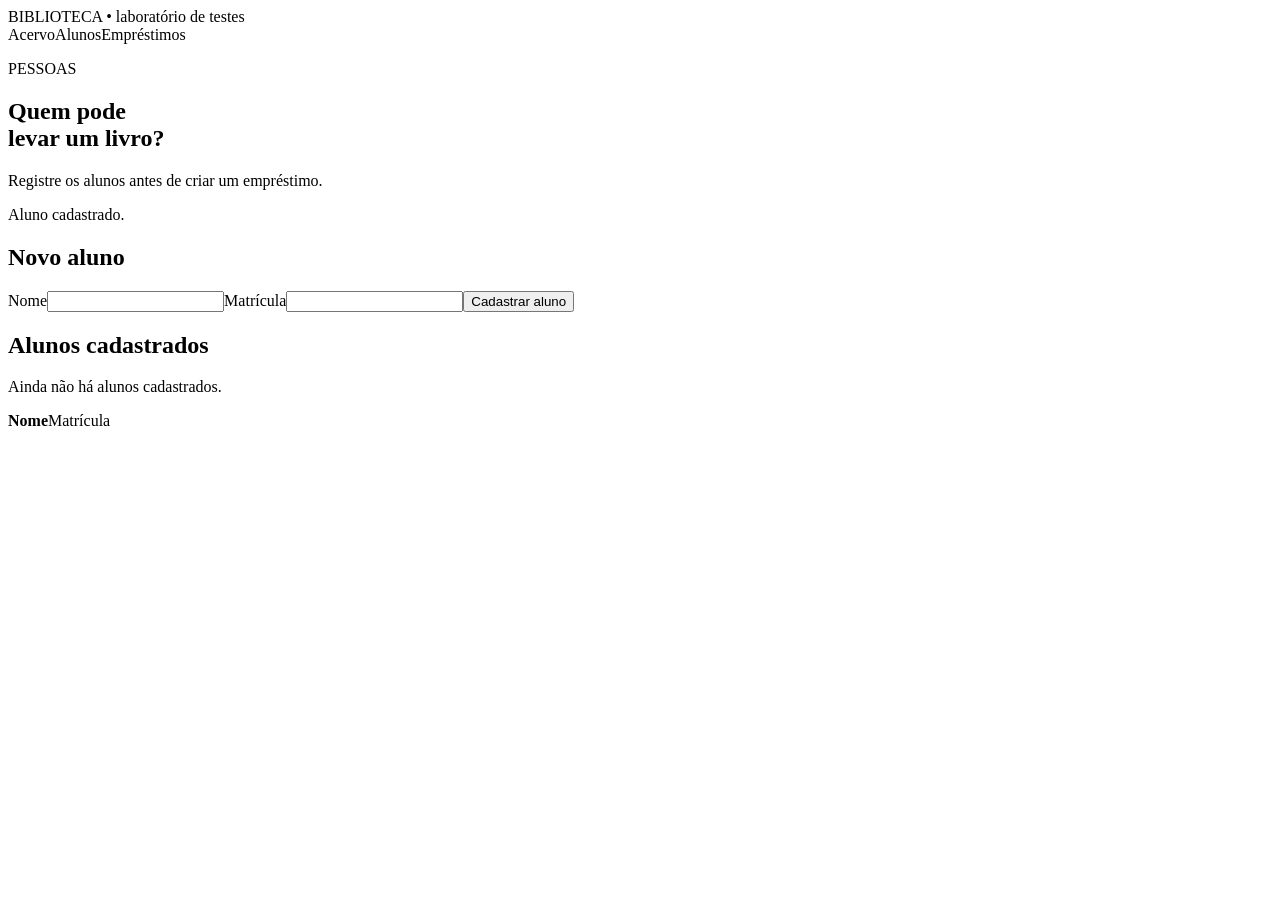
<file: Documentos/Rafael/biblioteca-exercicio/target/classes/templates/alunos.html>
<!doctype html><html lang="pt-BR" xmlns:th="http://www.thymeleaf.org"><head><meta charset="UTF-8"><meta name="viewport" content="width=device-width, initial-scale=1.0"><title>Alunos | Biblioteca</title><link rel="stylesheet" th:href="@{/css/app.css}"></head>
<body><header><a class="marca" th:href="@{/livros}">BIBLIOTECA <span>•</span> laboratório de testes</a><nav><a th:href="@{/livros}">Acervo</a><a class="ativo" th:href="@{/alunos}">Alunos</a><a th:href="@{/emprestimos}">Empréstimos</a></nav></header>
<main><section class="intro"><p class="sobretitulo">PESSOAS</p><h1>Quem pode<br>levar um livro?</h1><p>Registre os alunos antes de criar um empréstimo.</p></section><p class="sucesso" th:if="${param.criado}">Aluno cadastrado.</p>
<section class="grade"><form th:action="@{/alunos}" th:object="${aluno}" method="post" novalidate><h2>Novo aluno</h2><label for="nome">Nome</label><input id="nome" th:field="*{nome}"><small class="erro" th:errors="*{nome}"></small><label for="matricula">Matrícula</label><input id="matricula" th:field="*{matricula}"><small class="erro" th:errors="*{matricula}"></small><button type="submit">Cadastrar aluno</button></form>
<section class="lista"><h2>Alunos cadastrados</h2><p class="vazio" th:if="${#lists.isEmpty(alunos)}">Ainda não há alunos cadastrados.</p><article th:each="aluno : ${alunos}"><div><strong th:text="${aluno.nome}">Nome</strong><span th:text="${aluno.matricula}">Matrícula</span></div></article></section></section></main></body></html>
</file>
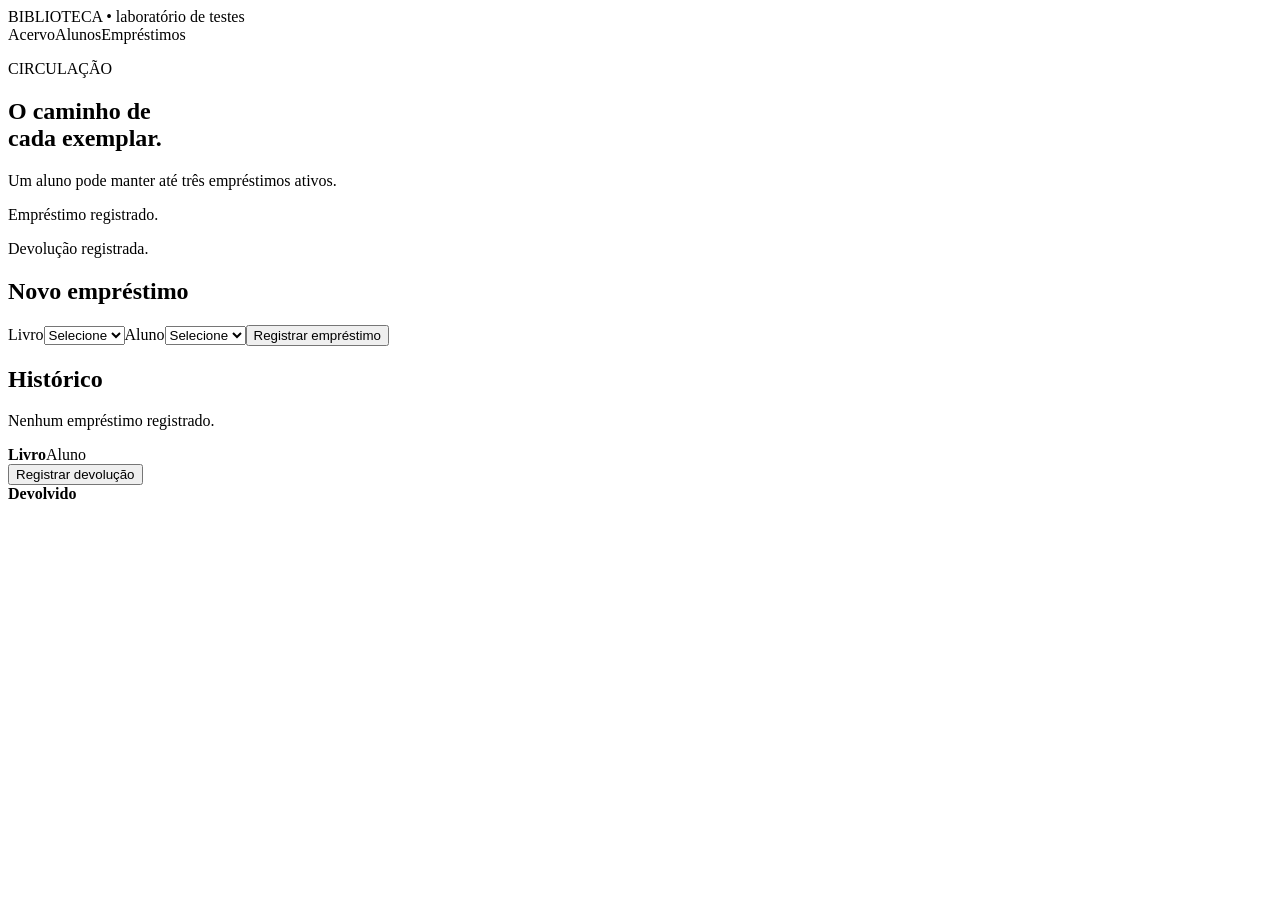
<file: Documentos/Rafael/biblioteca-exercicio/target/classes/templates/emprestimos.html>
<!doctype html><html lang="pt-BR" xmlns:th="http://www.thymeleaf.org"><head><meta charset="UTF-8"><meta name="viewport" content="width=device-width, initial-scale=1.0"><title>Empréstimos | Biblioteca</title><link rel="stylesheet" th:href="@{/css/app.css}"></head>
<body><header><a class="marca" th:href="@{/livros}">BIBLIOTECA <span>•</span> laboratório de testes</a><nav><a th:href="@{/livros}">Acervo</a><a th:href="@{/alunos}">Alunos</a><a class="ativo" th:href="@{/emprestimos}">Empréstimos</a></nav></header>
<main><section class="intro"><p class="sobretitulo">CIRCULAÇÃO</p><h1>O caminho de<br>cada exemplar.</h1><p>Um aluno pode manter até três empréstimos ativos.</p></section><p class="sucesso" th:if="${param.criado}">Empréstimo registrado.</p><p class="sucesso" th:if="${param.devolvido}">Devolução registrada.</p><p class="erro-bloco" th:if="${erro}" th:text="${erro}"></p>
<section class="grade"><form th:action="@{/emprestimos}" method="post" novalidate><h2>Novo empréstimo</h2><label for="livroId">Livro</label><select id="livroId" name="livroId" required><option value="">Selecione</option><option th:each="livro : ${livros}" th:if="${livro.disponivel}" th:value="${livro.id}" th:text="${livro.titulo}"></option></select><label for="alunoId">Aluno</label><select id="alunoId" name="alunoId" required><option value="">Selecione</option><option th:each="aluno : ${alunos}" th:value="${aluno.id}" th:text="${aluno.nome}"></option></select><button type="submit">Registrar empréstimo</button></form>
<section class="lista"><h2>Histórico</h2><p class="vazio" th:if="${#lists.isEmpty(emprestimos)}">Nenhum empréstimo registrado.</p><article th:each="emprestimo : ${emprestimos}"><div><strong th:text="${emprestimo.livro.titulo}">Livro</strong><span th:text="${emprestimo.aluno.nome}">Aluno</span></div><form th:if="${emprestimo.ativo}" th:action="@{/emprestimos/{id}/devolucao(id=${emprestimo.id})}" method="post" novalidate><button class="secundario" type="submit">Registrar devolução</button></form><b th:unless="${emprestimo.ativo}" class="status-ok">Devolvido</b></article></section></section></main></body></html>
</file>
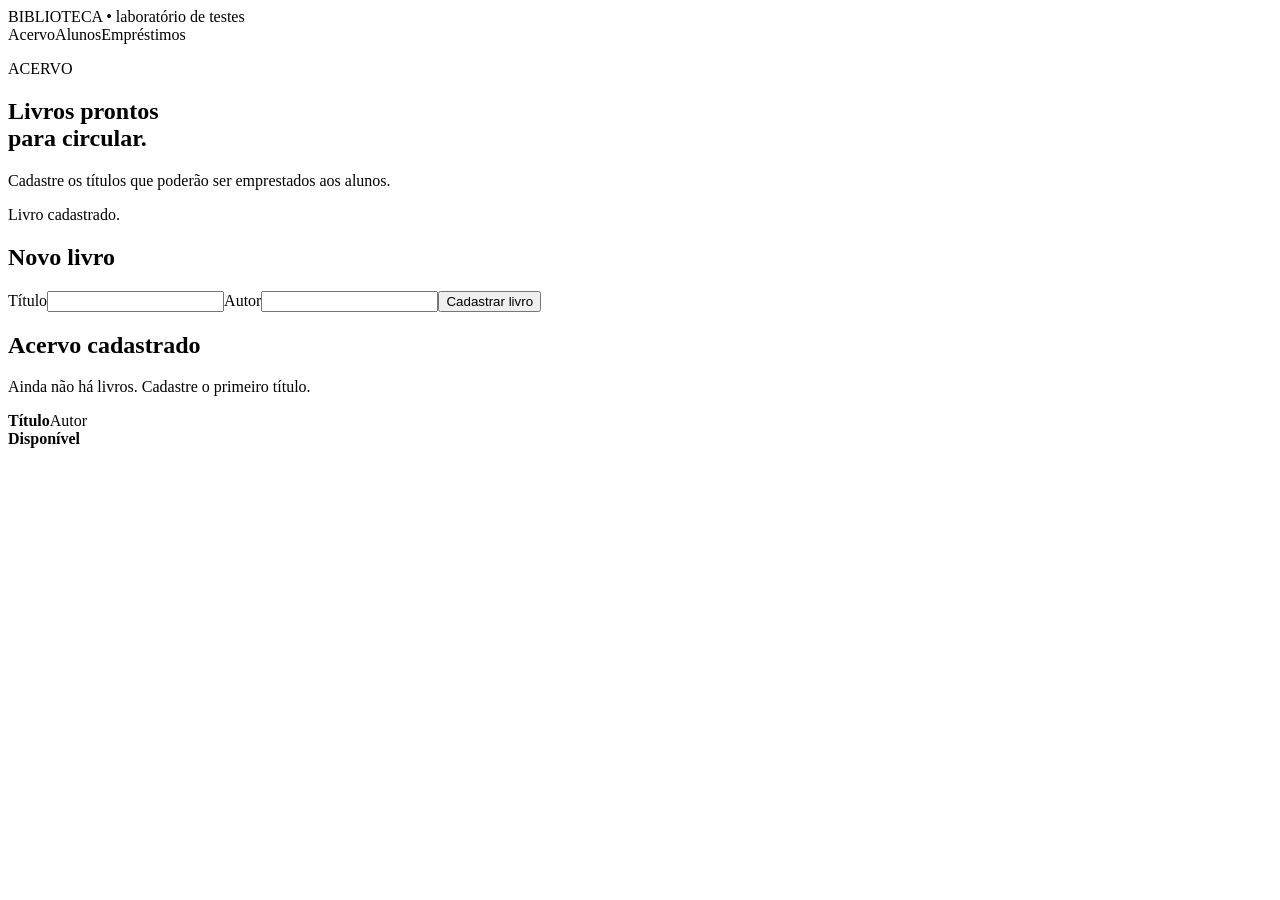
<file: Documentos/Rafael/biblioteca-exercicio/target/classes/templates/livros.html>
<!doctype html><html lang="pt-BR" xmlns:th="http://www.thymeleaf.org"><head><meta charset="UTF-8"><meta name="viewport" content="width=device-width, initial-scale=1.0"><title>Acervo | Biblioteca</title><link rel="stylesheet" th:href="@{/css/app.css}"></head>
<body><header><a class="marca" th:href="@{/livros}">BIBLIOTECA <span>•</span> laboratório de testes</a><nav><a class="ativo" th:href="@{/livros}">Acervo</a><a th:href="@{/alunos}">Alunos</a><a th:href="@{/emprestimos}">Empréstimos</a></nav></header>
<main><section class="intro"><p class="sobretitulo">ACERVO</p><h1>Livros prontos<br>para circular.</h1><p>Cadastre os títulos que poderão ser emprestados aos alunos.</p></section>
<p class="sucesso" th:if="${param.criado}">Livro cadastrado.</p><section class="grade"><form th:action="@{/livros}" th:object="${livro}" method="post" novalidate><h2>Novo livro</h2><label for="titulo">Título</label><input id="titulo" th:field="*{titulo}" aria-describedby="titulo-erro"><small id="titulo-erro" class="erro" th:errors="*{titulo}"></small><label for="autor">Autor</label><input id="autor" th:field="*{autor}" aria-describedby="autor-erro"><small id="autor-erro" class="erro" th:errors="*{autor}"></small><button type="submit">Cadastrar livro</button></form>
<section class="lista"><h2>Acervo cadastrado</h2><p class="vazio" th:if="${#lists.isEmpty(livros)}">Ainda não há livros. Cadastre o primeiro título.</p><article th:each="livro : ${livros}"><div><strong th:text="${livro.titulo}">Título</strong><span th:text="${livro.autor}">Autor</span></div><b th:text="${livro.disponivel ? 'Disponível' : 'Emprestado'}" th:classappend="${livro.disponivel ? ' status-ok' : ' status-off'}">Disponível</b></article></section></section></main></body></html>
</file>
<file: integracap-hikcentral/FrontEnd/style.css>
/* =========================
   VARIÁVEIS DE COR (TEMA VERDE)
========================= */
:root {
    --cor-primaria-escura: #203f2e;  /* Verde bem escuro (hover e texto escuro) */
    --cor-primaria-media: #2d553f;   /* Verde oficial da logo */
    --cor-primaria-clara: #3f7055;   /* Verde intermediário / destaques */
    --cor-fundo: #f4f7f5;            /* Fundo suave com tom levemente esverdeado */
    --cor-texto-suave: #536e5f;      /* Texto secundário */
    --cor-borda: #d1ded6;            /* Bordas e separadores */
}

* {
    margin: 0;
    padding: 0;
    box-sizing: border-box;
}

body {
    font-family: Arial, Helvetica, sans-serif;
    background-color: var(--cor-fundo);
    color: var(--cor-primaria-escura);
}

/* =========================
   TOPO (HEADER)
========================= */
.topo {
    width: 100%;
    height: 70px;
    background: linear-gradient(90deg, var(--cor-primaria-escura), var(--cor-primaria-media));
    display: flex;
    align-items: center;
    justify-content: space-between;
    padding: 0 35px;
    color: white;
}

.logo-area {
    display: flex;
    align-items: center;
    gap: 12px;
    font-size: 20px;
    font-weight: bold;
}

/* Ajuste perfeito para o elemento SVG / Imagem */
.logo-img {
    height: 52px;
    width: 52px;
    object-fit: contain;
    filter: drop-shadow(0px 2px 4px rgba(0, 0, 0, 0.2));
    transition: transform 0.2s ease;
}

.logo-img:hover {
    transform: scale(1.05);
}

.usuario-area {
    display: flex;
    align-items: center;
    gap: 10px;
    font-size: 14px;
}

.usuario-area button {
    background: transparent;
    border: none;
    color: white;
    cursor: pointer;
    font-size: 14px;
}

.usuario-area button:hover {
    text-decoration: underline;
}

/* =========================
   LOGIN
========================= */
.login-container {
    min-height: calc(100vh - 70px);
    display: flex;
    align-items: center;
    justify-content: center;
}

.login-card {
    width: 400px;
    background-color: white;
    border: 1px solid var(--cor-borda);
    border-radius: 8px;
    padding: 40px;
    box-shadow: 0 4px 15px rgba(0, 0, 0, 0.06);
    text-align: center;
}

.login-card h1 {
    font-size: 25px;
    color: var(--cor-primaria-escura);
    margin-bottom: 8px;
}

.subtitulo {
    color: var(--cor-texto-suave);
    font-size: 14px;
    margin-bottom: 30px;
}

/* =========================
   CAMPOS & FORMULÁRIOS
========================= */
.campo {
    text-align: left;
    margin-bottom: 15px;
}

.campo label {
    display: block;
    font-size: 14px;
    font-weight: bold;
    color: var(--cor-primaria-escura);
    margin-bottom: 7px;
}

.campo input {
    width: 100%;
    height: 42px;
    padding: 0 14px;
    border: 1px solid var(--cor-borda);
    border-radius: 5px;
    outline: none;
    font-size: 14px;
}

.campo input:focus {
    border-color: var(--cor-primaria-media);
}

/* =========================
   BOTÕES
========================= */
.botao-principal {
    width: 100%;
    height: 42px;
    border: none;
    border-radius: 5px;
    background-color: var(--cor-primaria-media);
    color: white;
    font-weight: bold;
    cursor: pointer;
    transition: 0.2s;
    display: flex;
    align-items: center;
    justify-content: center;
    gap: 8px;
}

.botao-principal:hover {
    background-color: var(--cor-primaria-escura);
}

/* =========================
   MENU PRINCIPAL & ESTRUTURA DE PÁGINAS
========================= */
.menu-container, .page-container {
    min-height: calc(100vh - 70px);
    padding: 40px 8%;
    max-width: 1200px;
    margin: 0 auto;
}

.menu-container > h1 {
    text-align: center;
    font-size: 28px;
    color: var(--cor-primaria-escura);
    margin-bottom: 45px;
}

.titulo-pagina {
    display: flex;
    align-items: center;
    gap: 15px;
    margin-bottom: 25px;
}

.titulo-pagina h1 {
    font-size: 24px;
    color: var(--cor-primaria-escura);
}

.btn-voltar {
    background: transparent;
    border: none;
    font-size: 22px;
    cursor: pointer;
    color: var(--cor-primaria-escura);
    padding: 0 5px;
}

.btn-voltar:hover {
    color: var(--cor-primaria-clara);
}

.subtitulo-centralizado {
    text-align: center;
    color: var(--cor-texto-suave);
    font-size: 16px;
    margin-bottom: 20px;
}

/* =========================
   CARDS DE OPÇÕES (MENU E NOVO CADASTRO)
========================= */
.opcoes-menu {
    display: flex;
    justify-content: center;
    gap: 35px;
    max-width: 900px;
    margin: auto;
}

.opcao-card {
    background-color: white;
    width: 380px;
    min-height: 300px;
    border: 1px solid var(--cor-borda);
    border-radius: 8px;
    padding: 35px;
    text-align: center;
    box-shadow: 0 3px 12px rgba(0, 0, 0, 0.04);
    display: flex;
    flex-direction: column;
    align-items: center;
    justify-content: center;
}

.card-clicavel {
    cursor: pointer;
    transition: transform 0.2s, box-shadow 0.2s;
}

.card-clicavel:hover {
    transform: translateY(-4px);
    box-shadow: 0 6px 18px rgba(0, 0, 0, 0.08);
}

.icone-opcao {
    font-size: 55px;
    color: var(--cor-primaria-media);
    margin-bottom: 20px;
}

.opcao-card h2 {
    color: var(--cor-primaria-escura);
    font-size: 20px;
    margin-bottom: 12px;
}

.opcao-card p {
    color: var(--cor-texto-suave);
    font-size: 14px;
    line-height: 1.5;
    max-width: 270px;
    margin-bottom: 20px;
}

.opcao-card .botao-principal {
    width: 180px;
}

/* =========================
   PAINÉIS & FILTROS CENTRALIZADOS
========================= */
.card-painel {
    background-color: white;
    border: 1px solid var(--cor-borda);
    border-radius: 8px;
    padding: 25px;
    box-shadow: 0 2px 8px rgba(0, 0, 0, 0.03);
}

.mt-20 { margin-top: 20px; }
.mt-30 { margin-top: 30px; }

.filtro-grid {
    display: flex;
    flex-wrap: wrap;
    justify-content: center;
    align-items: flex-end;
    gap: 15px;
}

.filtro-grid .campo {
    flex: 1 1 180px;
    max-width: 220px;
    margin-bottom: 0;
}

.campo-btn-filtro {
    margin-bottom: 0;
}

.campo-btn-filtro button {
    height: 42px;
    padding: 0 25px;
}

/* =========================
   TABELA
========================= */
.table-responsive {
    overflow-x: auto;
}

.tabela-dados {
    width: 100%;
    border-collapse: collapse;
    text-align: left;
}

.tabela-dados th {
    background-color: #eaf1ec;
    color: var(--cor-primaria-escura);
    padding: 14px;
    font-size: 14px;
    border-bottom: 2px solid var(--cor-borda);
}

.tabela-dados td {
    padding: 12px 14px;
    border-bottom: 1px solid #edf2f7;
    font-size: 14px;
    color: #333;
}

.text-center { text-align: center; }

.avatar-circle {
    width: 36px;
    height: 36px;
    background-color: #e2e8f0;
    border-radius: 50%;
    display: flex;
    align-items: center;
    justify-content: center;
    font-size: 18px;
}

.btn-acao {
    background: transparent;
    border: none;
    cursor: pointer;
    font-size: 16px;
    padding: 5px;
    margin: 0 2px;
    border-radius: 4px;
}

.btn-acao:hover {
    background-color: #edf2f7;
}

/* =========================
   PAGINAÇÃO
========================= */
.paginacao-container {
    display: flex;
    justify-content: space-between;
    align-items: center;
    margin-top: 20px;
    font-size: 13px;
    color: var(--cor-texto-suave);
}

.paginacao-botoes {
    display: flex;
    gap: 5px;
}

.btn-pag {
    min-width: 32px;
    height: 32px;
    border: 1px solid var(--cor-borda);
    background-color: white;
    cursor: pointer;
    border-radius: 4px;
    color: var(--cor-primaria-escura);
}

.btn-pag.active {
    background-color: var(--cor-primaria-media);
    color: white;
    border-color: var(--cor-primaria-media);
}

.btn-pag:disabled {
    cursor: not-allowed;
    opacity: 0.5;
}

/* =========================
   MODAL DE EDIÇÃO
========================= */
.modal-overlay {
    position: fixed;
    top: 0;
    left: 0;
    width: 100vw;
    height: 100vh;
    background-color: rgba(0, 0, 0, 0.5);
    display: flex;
    align-items: center;
    justify-content: center;
    z-index: 1000;
}

.modal-content {
    max-width: 450px;
    width: 90%;
    animation: modalEntrada 0.2s ease-out;
}

@keyframes modalEntrada {
    from {
        opacity: 0;
        transform: translateY(-20px);
    }
    to {
        opacity: 1;
        transform: translateY(0);
    }
}

/* =========================
   RESPONSIVIDADE E MODAL DE PREPARAÇÃO
========================= */
.btn-preparar { font-size: 13px; color: var(--cor-primaria-escura); border: 1px solid var(--cor-borda); }
.modal-preparacao { max-width: 660px; max-height: 90vh; overflow-y: auto; text-align: left; box-sizing: border-box; }
.modal-preparacao h2, .modal-preparacao h3 { margin: 0 0 10px; }
.modal-preparacao select { width: 100%; padding: 10px; border: 1px solid var(--cor-borda); border-radius: 5px; background: white; font: inherit; }
.aviso-preparacao { font-size: 14px; line-height: 1.5; margin-bottom: 18px; }
.foto-previa { max-width: 140px; max-height: 140px; object-fit: contain; margin-bottom: 12px; }
.foto-previa[hidden] { display: none; }
.acoes-preparacao { display: flex; gap: 10px; flex-wrap: wrap; }
.botao-secundario { background-color: #58645e; }
.resultado-preparacao { white-space: pre-wrap; overflow-wrap: anywhere; line-height: 1.5; color: #205a36; }
.resultado-erro { color: #a12020; }
.historico-preparacao { border-top: 1px solid var(--cor-borda); margin-top: 16px; padding-top: 16px; }
.cabecalho-historico { display: flex; align-items: center; justify-content: space-between; gap: 10px; }
.historico-preparacao ul { list-style: none; padding: 0; margin: 0; }
.historico-preparacao li { padding: 10px 0; border-bottom: 1px solid #edf2f7; white-space: pre-wrap; overflow-wrap: anywhere; font-size: 13px; line-height: 1.5; }
.modal-preparacao button:disabled { opacity: .6; cursor: wait; }

@media (max-width: 850px) {
    .filtro-grid .campo {
        max-width: 100%;
        flex: 1 1 100%;
    }
    .opcoes-menu {
        flex-direction: column;
        align-items: center;
    }
    .opcao-card {
        width: 100%;
        max-width: 400px;
    }
}

@media (max-width: 500px) {
    .topo {
        padding: 0 15px;
    }
    .usuario-area {
        display: none;
    }
    .login-card {
        width: 90%;
        padding: 30px 25px;
    }
    .menu-container, .page-container {
        padding: 30px 15px;
    }
}
</file>
<file: Documentos/FundacaoMariaMae-main/integracap-hikcentral/FrontEnd/style.css>
/* =========================
   VARIÁVEIS DE COR (TEMA VERDE)
========================= */
:root {
    --cor-primaria-escura: #203f2e;  /* Verde bem escuro (hover e texto escuro) */
    --cor-primaria-media: #2d553f;   /* Verde oficial da logo */
    --cor-primaria-clara: #3f7055;   /* Verde intermediário / destaques */
    --cor-fundo: #f4f7f5;            /* Fundo suave com tom levemente esverdeado */
    --cor-texto-suave: #536e5f;      /* Texto secundário */
    --cor-borda: #d1ded6;            /* Bordas e separadores */
}

* {
    margin: 0;
    padding: 0;
    box-sizing: border-box;
}

body {
    font-family: Arial, Helvetica, sans-serif;
    background-color: var(--cor-fundo);
    color: var(--cor-primaria-escura);
}

/* =========================
   TOPO (HEADER)
========================= */
.topo {
    width: 100%;
    height: 70px;
    background: linear-gradient(90deg, var(--cor-primaria-escura), var(--cor-primaria-media));
    display: flex;
    align-items: center;
    justify-content: space-between;
    padding: 0 35px;
    color: white;
}

.logo-area {
    display: flex;
    align-items: center;
    gap: 12px;
    font-size: 20px;
    font-weight: bold;
}

/* Ajuste perfeito para o elemento SVG / Imagem */
.logo-img {
    height: 52px;
    width: 52px;
    object-fit: contain;
    filter: drop-shadow(0px 2px 4px rgba(0, 0, 0, 0.2));
    transition: transform 0.2s ease;
}

.logo-img:hover {
    transform: scale(1.05);
}

.usuario-area {
    display: flex;
    align-items: center;
    gap: 10px;
    font-size: 14px;
}

.usuario-area button {
    background: transparent;
    border: none;
    color: white;
    cursor: pointer;
    font-size: 14px;
}

.usuario-area button:hover {
    text-decoration: underline;
}

/* =========================
   LOGIN
========================= */
.login-container {
    min-height: calc(100vh - 70px);
    display: flex;
    align-items: center;
    justify-content: center;
}

.login-card {
    width: 400px;
    background-color: white;
    border: 1px solid var(--cor-borda);
    border-radius: 8px;
    padding: 40px;
    box-shadow: 0 4px 15px rgba(0, 0, 0, 0.06);
    text-align: center;
}

.login-card h1 {
    font-size: 25px;
    color: var(--cor-primaria-escura);
    margin-bottom: 8px;
}

.subtitulo {
    color: var(--cor-texto-suave);
    font-size: 14px;
    margin-bottom: 30px;
}

/* =========================
   CAMPOS & FORMULÁRIOS
========================= */
.campo {
    text-align: left;
    margin-bottom: 15px;
}

.campo label {
    display: block;
    font-size: 14px;
    font-weight: bold;
    color: var(--cor-primaria-escura);
    margin-bottom: 7px;
}

.campo input {
    width: 100%;
    height: 42px;
    padding: 0 14px;
    border: 1px solid var(--cor-borda);
    border-radius: 5px;
    outline: none;
    font-size: 14px;
}

.campo input:focus {
    border-color: var(--cor-primaria-media);
}

/* =========================
   BOTÕES
========================= */
.botao-principal {
    width: 100%;
    height: 42px;
    border: none;
    border-radius: 5px;
    background-color: var(--cor-primaria-media);
    color: white;
    font-weight: bold;
    cursor: pointer;
    transition: 0.2s;
    display: flex;
    align-items: center;
    justify-content: center;
    gap: 8px;
}

.botao-principal:hover {
    background-color: var(--cor-primaria-escura);
}

/* =========================
   MENU PRINCIPAL & ESTRUTURA DE PÁGINAS
========================= */
.menu-container, .page-container {
    min-height: calc(100vh - 70px);
    padding: 40px 8%;
    max-width: 1200px;
    margin: 0 auto;
}

.menu-container > h1 {
    text-align: center;
    font-size: 28px;
    color: var(--cor-primaria-escura);
    margin-bottom: 45px;
}

.titulo-pagina {
    display: flex;
    align-items: center;
    gap: 15px;
    margin-bottom: 25px;
}

.titulo-pagina h1 {
    font-size: 24px;
    color: var(--cor-primaria-escura);
}

.btn-voltar {
    background: transparent;
    border: none;
    font-size: 22px;
    cursor: pointer;
    color: var(--cor-primaria-escura);
    padding: 0 5px;
}

.btn-voltar:hover {
    color: var(--cor-primaria-clara);
}

.subtitulo-centralizado {
    text-align: center;
    color: var(--cor-texto-suave);
    font-size: 16px;
    margin-bottom: 20px;
}

/* =========================
   CARDS DE OPÇÕES (MENU E NOVO CADASTRO)
========================= */
.opcoes-menu {
    display: flex;
    justify-content: center;
    gap: 35px;
    max-width: 900px;
    margin: auto;
}

.opcao-card {
    background-color: white;
    width: 380px;
    min-height: 300px;
    border: 1px solid var(--cor-borda);
    border-radius: 8px;
    padding: 35px;
    text-align: center;
    box-shadow: 0 3px 12px rgba(0, 0, 0, 0.04);
    display: flex;
    flex-direction: column;
    align-items: center;
    justify-content: center;
}

.card-clicavel {
    cursor: pointer;
    transition: transform 0.2s, box-shadow 0.2s;
}

.card-clicavel:hover {
    transform: translateY(-4px);
    box-shadow: 0 6px 18px rgba(0, 0, 0, 0.08);
}

.icone-opcao {
    font-size: 55px;
    color: var(--cor-primaria-media);
    margin-bottom: 20px;
}

.opcao-card h2 {
    color: var(--cor-primaria-escura);
    font-size: 20px;
    margin-bottom: 12px;
}

.opcao-card p {
    color: var(--cor-texto-suave);
    font-size: 14px;
    line-height: 1.5;
    max-width: 270px;
    margin-bottom: 20px;
}

.opcao-card .botao-principal {
    width: 180px;
}

/* =========================
   PAINÉIS & FILTROS CENTRALIZADOS
========================= */
.card-painel {
    background-color: white;
    border: 1px solid var(--cor-borda);
    border-radius: 8px;
    padding: 25px;
    box-shadow: 0 2px 8px rgba(0, 0, 0, 0.03);
}

.mt-20 { margin-top: 20px; }
.mt-30 { margin-top: 30px; }

.filtro-grid {
    display: flex;
    flex-wrap: wrap;
    justify-content: center;
    align-items: flex-end;
    gap: 15px;
}

.filtro-grid .campo {
    flex: 1 1 180px;
    max-width: 220px;
    margin-bottom: 0;
}

.campo-btn-filtro {
    margin-bottom: 0;
}

.campo-btn-filtro button {
    height: 42px;
    padding: 0 25px;
}

/* =========================
   TABELA
========================= */
.table-responsive {
    overflow-x: auto;
}

.tabela-dados {
    width: 100%;
    border-collapse: collapse;
    text-align: left;
}

.tabela-dados th {
    background-color: #eaf1ec;
    color: var(--cor-primaria-escura);
    padding: 14px;
    font-size: 14px;
    border-bottom: 2px solid var(--cor-borda);
}

.tabela-dados td {
    padding: 12px 14px;
    border-bottom: 1px solid #edf2f7;
    font-size: 14px;
    color: #333;
}

.text-center { text-align: center; }

.avatar-circle {
    width: 36px;
    height: 36px;
    background-color: #e2e8f0;
    border-radius: 50%;
    display: flex;
    align-items: center;
    justify-content: center;
    font-size: 18px;
}

.btn-acao {
    background: transparent;
    border: none;
    cursor: pointer;
    font-size: 16px;
    padding: 5px;
    margin: 0 2px;
    border-radius: 4px;
}

.btn-acao:hover {
    background-color: #edf2f7;
}

/* =========================
   PAGINAÇÃO
========================= */
.paginacao-container {
    display: flex;
    justify-content: space-between;
    align-items: center;
    margin-top: 20px;
    font-size: 13px;
    color: var(--cor-texto-suave);
}

.paginacao-botoes {
    display: flex;
    gap: 5px;
}

.btn-pag {
    min-width: 32px;
    height: 32px;
    border: 1px solid var(--cor-borda);
    background-color: white;
    cursor: pointer;
    border-radius: 4px;
    color: var(--cor-primaria-escura);
}

.btn-pag.active {
    background-color: var(--cor-primaria-media);
    color: white;
    border-color: var(--cor-primaria-media);
}

.btn-pag:disabled {
    cursor: not-allowed;
    opacity: 0.5;
}

/* =========================
   MODAL DE EDIÇÃO
========================= */
.modal-overlay {
    position: fixed;
    top: 0;
    left: 0;
    width: 100vw;
    height: 100vh;
    background-color: rgba(0, 0, 0, 0.5);
    display: flex;
    align-items: center;
    justify-content: center;
    z-index: 1000;
}

.modal-content {
    max-width: 450px;
    width: 90%;
    animation: modalEntrada 0.2s ease-out;
}

@keyframes modalEntrada {
    from {
        opacity: 0;
        transform: translateY(-20px);
    }
    to {
        opacity: 1;
        transform: translateY(0);
    }
}

/* =========================
   RESPONSIVIDADE E MODAL DE PREPARAÇÃO
========================= */
.btn-preparar { font-size: 13px; color: var(--cor-primaria-escura); border: 1px solid var(--cor-borda); }
.modal-preparacao { max-width: 660px; max-height: 90vh; overflow-y: auto; text-align: left; box-sizing: border-box; }
.modal-preparacao h2, .modal-preparacao h3 { margin: 0 0 10px; }
.modal-preparacao select { width: 100%; padding: 10px; border: 1px solid var(--cor-borda); border-radius: 5px; background: white; font: inherit; }
.aviso-preparacao { font-size: 14px; line-height: 1.5; margin-bottom: 18px; }
.foto-previa { max-width: 140px; max-height: 140px; object-fit: contain; margin-bottom: 12px; }
.foto-previa[hidden] { display: none; }
.acoes-preparacao { display: flex; gap: 10px; flex-wrap: wrap; }
.botao-secundario { background-color: #58645e; }
.resultado-preparacao { white-space: pre-wrap; overflow-wrap: anywhere; line-height: 1.5; color: #205a36; }
.resultado-erro { color: #a12020; }
.historico-preparacao { border-top: 1px solid var(--cor-borda); margin-top: 16px; padding-top: 16px; }
.cabecalho-historico { display: flex; align-items: center; justify-content: space-between; gap: 10px; }
.historico-preparacao ul { list-style: none; padding: 0; margin: 0; }
.historico-preparacao li { padding: 10px 0; border-bottom: 1px solid #edf2f7; white-space: pre-wrap; overflow-wrap: anywhere; font-size: 13px; line-height: 1.5; }
.modal-preparacao button:disabled { opacity: .6; cursor: wait; }

@media (max-width: 850px) {
    .filtro-grid .campo {
        max-width: 100%;
        flex: 1 1 100%;
    }
    .opcoes-menu {
        flex-direction: column;
        align-items: center;
    }
    .opcao-card {
        width: 100%;
        max-width: 400px;
    }
}

@media (max-width: 500px) {
    .topo {
        padding: 0 15px;
    }
    .usuario-area {
        display: none;
    }
    .login-card {
        width: 90%;
        padding: 30px 25px;
    }
    .menu-container, .page-container {
        padding: 30px 15px;
    }
}
</file>
